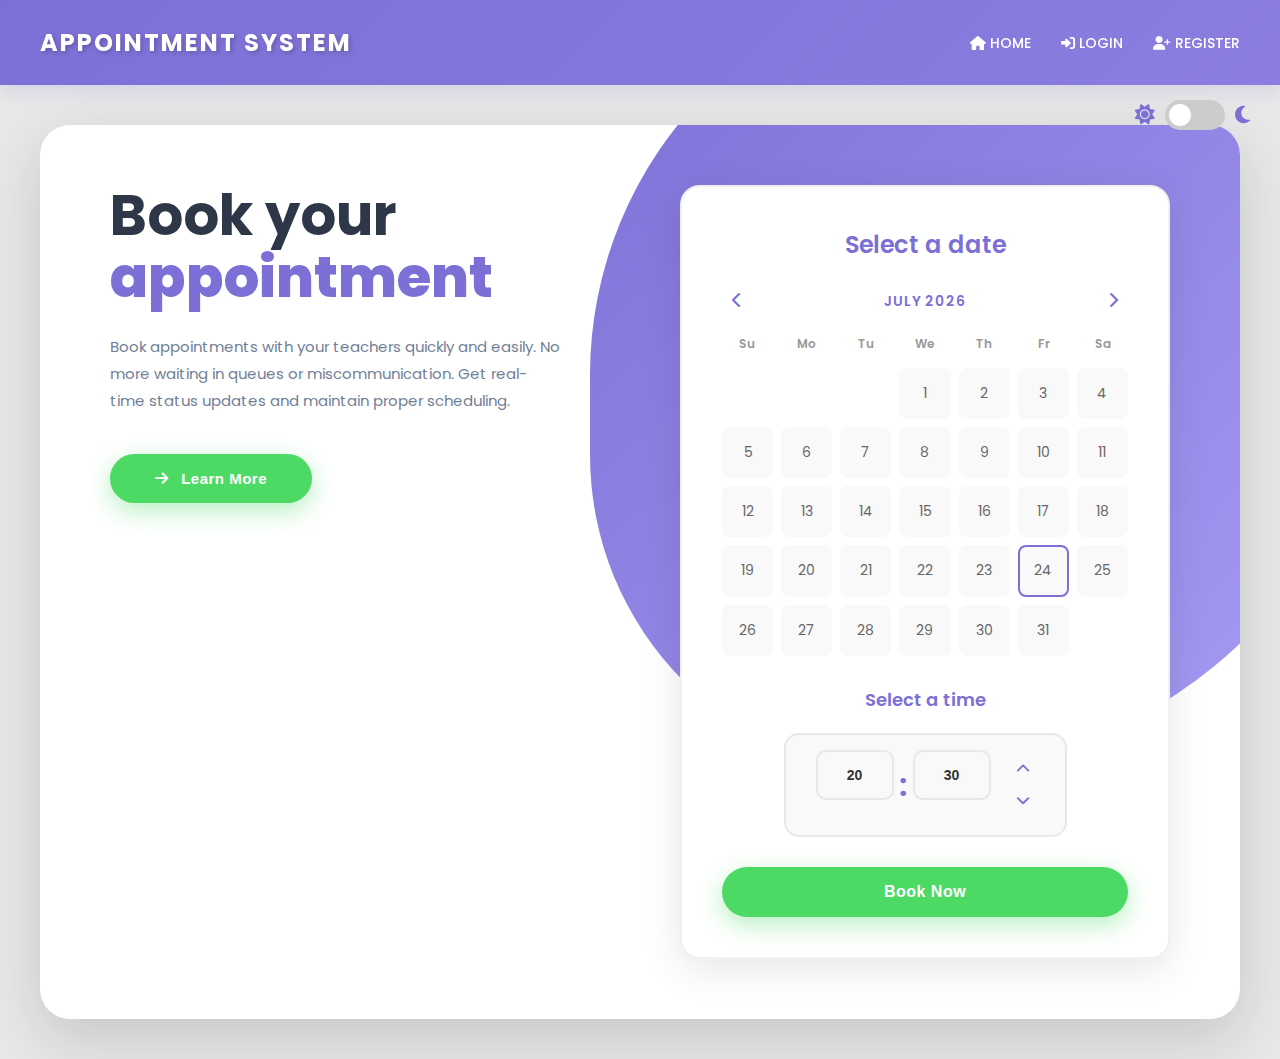
<file: index.html>
<!DOCTYPE html>
<html lang="en">
<head>
    <meta charset="UTF-8">
    <meta name="viewport" content="width=device-width, initial-scale=1.0">
    <title>Student-Teacher Appointment System</title>
    <link rel="preconnect" href="https://fonts.googleapis.com">
    <link rel="preconnect" href="https://fonts.gstatic.com" crossorigin>
    <link href="https://fonts.googleapis.com/css2?family=Poppins:wght@300;400;500;600;700;800&display=swap" rel="stylesheet">
    <link rel="stylesheet" href="https://cdnjs.cloudflare.com/ajax/libs/font-awesome/6.5.1/css/all.min.css">
    <link rel="stylesheet" href="css/style.css">
    <link rel="stylesheet" href="css/calendar.css">
    <link rel="stylesheet" href="css/darkmode.css">
</head>
<body>
    <!-- Header -->
    <header class="gradient-header">
        <nav class="navbar">
            <div class="logo">APPOINTMENT SYSTEM</div>
            <ul class="nav-links">
                <li><a href="index.html"><i class="fas fa-home"></i> HOME</a></li>
                <li><a href="pages/login.html"><i class="fas fa-sign-in-alt"></i> LOGIN</a></li>
                <li><a href="pages/register.html"><i class="fas fa-user-plus"></i> REGISTER</a></li>
            </ul>
        </nav>
    </header>

    <!-- Dark Mode Toggle -->
    <div class="dark-mode-toggle">
        <i class="fas fa-sun toggle-icon"></i>
        <label class="toggle-switch">
            <input type="checkbox" id="darkModeToggle">
            <span class="toggle-slider"></span>
        </label>
        <i class="fas fa-moon toggle-icon"></i>
    </div>

    <!-- Main Content -->
    <main class="home-container">
        <section class="content-section">
            <!-- Left Side: Intro -->
            <div class="intro-content">
                <h1>Book your<br><span>appointment</span></h1>
                <p>Book appointments with your teachers quickly and easily. No more waiting in queues or miscommunication. Get real-time status updates and maintain proper scheduling.</p>
                <div class="cta-buttons">
                    <button class="btn-primary" onclick="location.href='pages/login.html'"><span><i class="fas fa-arrow-right"></i> Learn more</span></button>
                </div>
            </div>

            <!-- Right Side: Calendar & Time Picker -->
            <div class="form-card">
                <h2>Select a date</h2>
                <div class="calendar-container">
                    <div class="calendar-header">
                        <button class="calendar-nav" id="prevMonth"><i class="fas fa-chevron-left"></i></button>
                        <span class="calendar-month" id="currentMonth">JUNE 2025</span>
                        <button class="calendar-nav" id="nextMonth"><i class="fas fa-chevron-right"></i></button>
                    </div>
                    <div class="calendar-weekdays">
                        <div>Su</div>
                        <div>Mo</div>
                        <div>Tu</div>
                        <div>We</div>
                        <div>Th</div>
                        <div>Fr</div>
                        <div>Sa</div>
                    </div>
                    <div class="calendar-days" id="calendarDays"></div>
                </div>
                
                <h3>Select a time</h3>
                <div class="time-picker">
                    <div class="time-display">
                        <input type="number" id="hours" min="0" max="23" value="20" class="time-input">
                        <span class="time-separator">:</span>
                        <input type="number" id="minutes" min="0" max="59" value="30" class="time-input">
                        <div class="time-arrows">
                            <button class="time-arrow up"><i class="fas fa-chevron-up"></i></button>
                            <button class="time-arrow down"><i class="fas fa-chevron-down"></i></button>
                        </div>
                    </div>
                </div>
                
                <button class="btn-submit" onclick="location.href='pages/register.html'">Book now</button>
            </div>
        </section>

    </main>

    <script src="js/app.js"></script>
    <script src="js/calendar.js"></script>
    <script src="js/darkmode.js"></script>
</body>
</html>
</file>
<file: css/style.css>
/* Global Styles */
* {
    margin: 0;
    padding: 0;
    box-sizing: border-box;
}

body {
    font-family: 'Poppins', 'Segoe UI', Tahoma, Geneva, Verdana, sans-serif;
    background: #e8e8e8;
    color: #333;
    min-height: 100vh;
    position: relative;
    overflow-x: hidden;
}

/* Gradient Header */
.gradient-header {
    background: linear-gradient(135deg, #7c6fd6 0%, #8b7ee0 100%);
    padding: 25px 0;
    box-shadow: 0 4px 20px rgba(124, 111, 214, 0.2);
    position: sticky;
    top: 0;
    z-index: 1000;
}

.navbar {
    max-width: 1400px;
    margin: 0 auto;
    display: flex;
    justify-content: space-between;
    align-items: center;
    padding: 0 40px;
}

.logo {
    color: white;
    font-size: 24px;
    font-weight: 700;
    letter-spacing: 2px;
    text-shadow: 2px 2px 4px rgba(0, 0, 0, 0.2);
    transition: transform 0.3s ease;
}

.logo:hover {
    transform: scale(1.05);
}

.nav-links {
    display: flex;
    list-style: none;
    gap: 30px;
}

.nav-links a {
    color: white;
    text-decoration: none;
    font-size: 14px;
    font-weight: 500;
    position: relative;
    padding: 5px 0;
    transition: all 0.3s ease;
}

.nav-links a::after {
    content: '';
    position: absolute;
    bottom: 0;
    left: 0;
    width: 0;
    height: 2px;
    background: white;
    transition: width 0.3s ease;
}

.nav-links a:hover::after {
    width: 100%;
}

.nav-links a:hover {
    transform: translateY(-2px);
}



/* Home Container */
.home-container {
    max-width: 1300px;
    margin: 40px auto;
    padding: 0 40px;
}

.content-section {
    display: grid;
    grid-template-columns: 1fr 1fr;
    gap: 80px;
    background: white;
    padding: 60px 70px;
    border-radius: 30px;
    box-shadow: 0 20px 60px rgba(0,0,0,0.15);
    animation: fadeInUp 0.8s ease;
    position: relative;
    overflow: hidden;
}

.content-section::before {
    content: '';
    position: absolute;
    right: -150px;
    top: -150px;
    width: 800px;
    height: 800px;
    background: linear-gradient(135deg, #7c6fd6 0%, #a89ff5 100%);
    border-radius: 50% 0 60% 40%;
    z-index: 0;
}

.content-section > * {
    position: relative;
    z-index: 1;
}

@keyframes fadeInUp {
    from {
        opacity: 0;
        transform: translateY(30px);
    }
    to {
        opacity: 1;
        transform: translateY(0);
    }
}

/* Intro Content */
.intro-content h1 {
    font-size: 56px;
    color: #2d3748;
    margin-bottom: 25px;
    font-weight: 700;
    line-height: 1.1;
    animation: slideInLeft 0.8s ease;
}

.intro-content h1 span {
    color: #7c6fd6;
    font-weight: 800;
}

@keyframes slideInLeft {
    from {
        opacity: 0;
        transform: translateX(-50px);
    }
    to {
        opacity: 1;
        transform: translateX(0);
    }
}

.intro-content p {
    color: #718096;
    line-height: 1.8;
    margin-bottom: 40px;
    font-size: 15px;
    max-width: 450px;
    animation: slideInLeft 0.8s ease 0.2s both;
}

.cta-buttons {
    display: flex;
    gap: 15px;
    animation: slideInLeft 0.8s ease 0.4s both;
}

.btn-primary, .btn-secondary {
    padding: 16px 45px;
    border: none;
    border-radius: 30px;
    cursor: pointer;
    font-size: 15px;
    font-weight: 600;
    transition: all 0.3s ease;
    text-transform: capitalize;
    letter-spacing: 0.5px;
    position: relative;
    overflow: hidden;
}

.btn-primary {
    background: #4cd964;
    color: white;
    box-shadow: 0 8px 25px rgba(76, 217, 100, 0.4);
}

.btn-primary::before {
    content: '';
    position: absolute;
    top: 0;
    left: -100%;
    width: 100%;
    height: 100%;
    background: #3ec855;
    transition: left 0.3s ease;
}

.btn-primary:hover::before {
    left: 0;
}

.btn-primary span {
    position: relative;
    z-index: 1;
}

.btn-primary:hover {
    transform: translateY(-3px);
    box-shadow: 0 12px 35px rgba(76, 217, 100, 0.5);
}

/* Form Card */
.form-card {
    background: white;
    padding: 40px;
    border-radius: 20px;
    color: #7c6fd6;
    box-shadow: 0 10px 40px rgba(0,0,0,0.1);
    animation: slideInRight 0.8s ease;
    border: 2px solid #f0f0f0;
}

.form-card h2 {
    margin-bottom: 25px;
    font-size: 24px;
    font-weight: 600;
    color: #7c6fd6;
    text-align: center;
}

@keyframes slideInRight {
    from {
        opacity: 0;
        transform: translateX(50px);
    }
    to {
        opacity: 1;
        transform: translateX(0);
    }
}

.form-card input, .form-card textarea {
    width: 100%;
    padding: 15px 20px;
    margin-bottom: 20px;
    border: 2px solid #e8e8e8;
    border-radius: 10px;
    outline: none;
    font-size: 14px;
    transition: all 0.3s ease;
    background: #f9f9f9;
    color: #333;
}

.form-card input:focus, .form-card textarea:focus {
    background: white;
    border-color: #7c6fd6;
    box-shadow: 0 5px 20px rgba(124, 111, 214, 0.2);
    transform: translateY(-2px);
}

.form-card input::placeholder, .form-card textarea::placeholder {
    color: #999;
    font-weight: 500;
}

.form-row {
    display: grid;
    grid-template-columns: 1fr 1fr;
    gap: 15px;
}

.btn-submit {
    width: 100%;
    padding: 16px;
    background: #4cd964;
    color: white;
    border: none;
    border-radius: 30px;
    font-weight: 700;
    font-size: 16px;
    cursor: pointer;
    transition: all 0.3s ease;
    text-transform: capitalize;
    letter-spacing: 0.5px;
    box-shadow: 0 8px 25px rgba(76, 217, 100, 0.4);
}

.btn-submit:hover {
    background: #3ec855;
    transform: translateY(-3px);
    box-shadow: 0 12px 35px rgba(76, 217, 100, 0.5);
}

.btn-submit:active {
    transform: translateY(-1px);
}

/* Features Section */
.features {
    display: grid;
    grid-template-columns: repeat(4, 1fr);
    gap: 30px;
    margin-top: 50px;
}

.feature-item {
    text-align: center;
    padding: 40px 30px;
    background: white;
    border-radius: 20px;
    box-shadow: 0 10px 40px rgba(0,0,0,0.1);
    transition: all 0.3s ease;
    cursor: pointer;
    animation: fadeInUp 0.8s ease;
}

.feature-item:nth-child(1) { animation-delay: 0.1s; }
.feature-item:nth-child(2) { animation-delay: 0.2s; }
.feature-item:nth-child(3) { animation-delay: 0.3s; }
.feature-item:nth-child(4) { animation-delay: 0.4s; }

.feature-item:hover {
    transform: translateY(-10px);
    box-shadow: 0 20px 60px rgba(0,0,0,0.3);
}

.feature-item .icon {
    font-size: 56px;
    margin-bottom: 20px;
    filter: drop-shadow(0 4px 8px rgba(0,0,0,0.1));
    transition: transform 0.3s ease;
}

.feature-item:hover .icon {
    transform: scale(1.2) rotate(5deg);
}

.feature-item p {
    color: #4a5568;
    font-size: 15px;
    font-weight: 600;
}

/* Responsive */
@media (max-width: 768px) {
    .content-section {
        grid-template-columns: 1fr;
        padding: 30px;
        gap: 40px;
    }
    
    .intro-content h1 {
        font-size: 36px;
    }
    
    .nav-links {
        display: none;
    }
    
    .cta-buttons {
        flex-direction: column;
    }
    
    .btn-primary {
        width: 100%;
    }
}

@media (max-width: 480px) {
    .intro-content h1 {
        font-size: 28px;
    }
    
    .form-card {
        padding: 30px;
    }
}

/* Scrollbar Styling */
::-webkit-scrollbar {
    width: 12px;
}

::-webkit-scrollbar-track {
    background: #f1f1f1;
}

::-webkit-scrollbar-thumb {
    background: #7c6fd6;
    border-radius: 10px;
}

::-webkit-scrollbar-thumb:hover {
    background: #6b5ec5;
}

/* Loading Animation */
@keyframes pulse {
    0%, 100% {
        opacity: 1;
    }
    50% {
        opacity: 0.5;
    }
}

/* Smooth Transitions */
* {
    scroll-behavior: smooth;
}

/* Icon Styling */
.feature-item .icon i {
    color: #7c6fd6;
}

/* Button Icons */
.btn-primary i,
.btn-secondary i {
    margin-right: 8px;
}



.form-card {
    position: relative;
}

.intro-content {
    position: relative;
}
</file>
<file: css/calendar.css>
/* Calendar Styles */
.calendar-container {
    margin-bottom: 30px;
}

.calendar-header {
    display: flex;
    justify-content: space-between;
    align-items: center;
    margin-bottom: 20px;
}

.calendar-month {
    font-size: 14px;
    font-weight: 600;
    color: #7c6fd6;
    letter-spacing: 1px;
}

.calendar-nav {
    background: transparent;
    border: none;
    color: #7c6fd6;
    cursor: pointer;
    padding: 5px 10px;
    font-size: 16px;
    transition: all 0.3s ease;
}

.calendar-nav:hover {
    transform: scale(1.2);
}

.calendar-weekdays {
    display: grid;
    grid-template-columns: repeat(7, 1fr);
    gap: 10px;
    margin-bottom: 15px;
}

.calendar-weekdays div {
    text-align: center;
    font-size: 12px;
    font-weight: 600;
    color: #999;
}

.calendar-days {
    display: grid;
    grid-template-columns: repeat(7, 1fr);
    gap: 8px;
}

.calendar-day {
    aspect-ratio: 1;
    display: flex;
    align-items: center;
    justify-content: center;
    border-radius: 8px;
    font-size: 14px;
    cursor: pointer;
    transition: all 0.3s ease;
    color: #666;
    background: #f9f9f9;
}

.calendar-day:hover {
    background: #e8e4f3;
    color: #7c6fd6;
}

.calendar-day.selected {
    background: #7c6fd6;
    color: white;
    font-weight: 600;
}

.calendar-day.today {
    border: 2px solid #7c6fd6;
}

.calendar-day.disabled {
    color: #ddd;
    cursor: not-allowed;
    background: transparent;
}

.calendar-day.disabled:hover {
    background: transparent;
    color: #ddd;
}

/* Time Picker Styles */
.form-card h3 {
    font-size: 18px;
    font-weight: 600;
    color: #7c6fd6;
    margin-bottom: 20px;
    text-align: center;
}

.time-picker {
    display: flex;
    justify-content: center;
    margin-bottom: 30px;
}

.time-display {
    display: flex;
    align-items: center;
    gap: 5px;
    background: #f9f9f9;
    padding: 15px 30px;
    border-radius: 15px;
    border: 2px solid #e8e8e8;
    position: relative;
}

.time-input {
    width: 60px;
    font-size: 32px;
    font-weight: 600;
    color: #7c6fd6;
    text-align: center;
    border: none;
    background: transparent;
    outline: none;
}

.time-separator {
    font-size: 32px;
    font-weight: 600;
    color: #7c6fd6;
}

.time-arrows {
    display: flex;
    flex-direction: column;
    gap: 5px;
    margin-left: 15px;
}

.time-arrow {
    background: transparent;
    border: none;
    color: #7c6fd6;
    cursor: pointer;
    padding: 5px;
    font-size: 14px;
    transition: all 0.3s ease;
}

.time-arrow:hover {
    transform: scale(1.2);
}

/* Remove number input arrows */
.time-input::-webkit-inner-spin-button,
.time-input::-webkit-outer-spin-button {
    -webkit-appearance: none;
    margin: 0;
}

.time-input[type='number'] {
    -moz-appearance: textfield;
}
</file>
<file: css/darkmode.css>
/* Dark Mode Styles */
body {
    transition: background-color 0.3s ease, color 0.3s ease;
}

/* Dark Mode Toggle Switch */
.dark-mode-toggle {
    position: fixed;
    top: 100px;
    right: 30px;
    z-index: 1001;
    display: flex;
    align-items: center;
    gap: 10px;
}

.toggle-switch {
    position: relative;
    width: 60px;
    height: 30px;
}

.toggle-switch input {
    opacity: 0;
    width: 0;
    height: 0;
}

.toggle-slider {
    position: absolute;
    cursor: pointer;
    top: 0;
    left: 0;
    right: 0;
    bottom: 0;
    background-color: #ccc;
    transition: 0.4s;
    border-radius: 30px;
}

.toggle-slider:before {
    position: absolute;
    content: '';
    height: 22px;
    width: 22px;
    left: 4px;
    bottom: 4px;
    background-color: white;
    transition: 0.4s;
    border-radius: 50%;
}

.toggle-switch input:checked + .toggle-slider {
    background-color: #7c6fd6;
}

.toggle-switch input:checked + .toggle-slider:before {
    transform: translateX(30px);
}

.toggle-icon {
    font-size: 20px;
    color: #7c6fd6;
}

/* Dark Mode Colors */
body.dark-mode {
    background: #1a1a2e;
    color: #e0e0e0;
}

body.dark-mode .gradient-header {
    background: linear-gradient(135deg, #5a4db8 0%, #6b5ec5 100%);
}

body.dark-mode .content-section {
    background: #16213e;
    box-shadow: 0 20px 60px rgba(0, 0, 0, 0.5);
}

body.dark-mode .content-section::before {
    background: linear-gradient(135deg, #5a4db8 0%, #7c6fd6 100%);
}

body.dark-mode .intro-content h1 {
    color: #e0e0e0;
}

body.dark-mode .intro-content h1 span {
    color: #9b8ff5;
}

body.dark-mode .intro-content p {
    color: #b0b0b0;
}

body.dark-mode .form-card {
    background: #16213e;
    border-color: #2a3f5f;
}

body.dark-mode .form-card h2,
body.dark-mode .form-card h3 {
    color: #9b8ff5;
}

body.dark-mode .form-card input,
body.dark-mode .form-card textarea {
    background: #0f1624;
    border-color: #2a3f5f;
    color: #e0e0e0;
}

body.dark-mode .form-card input::placeholder,
body.dark-mode .form-card textarea::placeholder {
    color: #6b7280;
}

body.dark-mode .form-card input:focus,
body.dark-mode .form-card textarea:focus {
    background: #1a1a2e;
    border-color: #7c6fd6;
}

/* Calendar Dark Mode */
body.dark-mode .calendar-day {
    background: #0f1624;
    color: #b0b0b0;
}

body.dark-mode .calendar-day:hover {
    background: #2a3f5f;
    color: #9b8ff5;
}

body.dark-mode .calendar-day.selected {
    background: #7c6fd6;
    color: white;
}

body.dark-mode .calendar-day.today {
    border-color: #9b8ff5;
}

body.dark-mode .time-display {
    background: #0f1624;
    border-color: #2a3f5f;
}

body.dark-mode .time-input {
    color: #9b8ff5;
}

body.dark-mode .time-separator {
    color: #9b8ff5;
}

body.dark-mode .time-arrow {
    color: #9b8ff5;
}

/* Auth Pages Dark Mode */
body.dark-mode .auth-card {
    background: #16213e;
    box-shadow: 0 20px 60px rgba(0, 0, 0, 0.5);
}

body.dark-mode .auth-card h2 {
    color: #9b8ff5;
}

body.dark-mode .auth-icon i {
    color: #9b8ff5;
}

body.dark-mode .auth-card input,
body.dark-mode .auth-card select {
    background: #0f1624;
    border-color: #2a3f5f;
    color: #e0e0e0;
}

body.dark-mode .auth-card input::placeholder {
    color: #6b7280;
}

body.dark-mode .auth-card input:focus,
body.dark-mode .auth-card select:focus {
    background: #1a1a2e;
    border-color: #7c6fd6;
}

body.dark-mode .input-group i {
    color: #6b7280;
}

body.dark-mode .auth-link {
    color: #b0b0b0;
}

body.dark-mode .auth-link a {
    color: #9b8ff5;
}

/* Dashboard Dark Mode */
body.dark-mode .dashboard-section {
    background: #16213e;
    box-shadow: 0 10px 40px rgba(0, 0, 0, 0.5);
}

body.dark-mode .dashboard-section h2 {
    color: #9b8ff5;
}

body.dark-mode .teacher-card,
body.dark-mode .appointment-card,
body.dark-mode .user-card {
    background: #0f1624;
    box-shadow: 0 5px 20px rgba(0, 0, 0, 0.3);
}

body.dark-mode .teacher-card h3,
body.dark-mode .appointment-card h3,
body.dark-mode .user-card h3 {
    color: #e0e0e0;
}

body.dark-mode .teacher-card p,
body.dark-mode .appointment-card p,
body.dark-mode .user-card p {
    color: #b0b0b0;
}

body.dark-mode .teacher-card:hover,
body.dark-mode .appointment-card:hover,
body.dark-mode .user-card:hover {
    box-shadow: 0 15px 40px rgba(124, 111, 214, 0.4);
}

body.dark-mode .search-teacher input {
    background: #0f1624;
    border-color: #2a3f5f;
    color: #e0e0e0;
}

body.dark-mode .search-teacher input::placeholder {
    color: #6b7280;
}

body.dark-mode .search-teacher input:focus {
    background: #1a1a2e;
    border-color: #7c6fd6;
}

body.dark-mode .user-info {
    background: rgba(255, 255, 255, 0.1);
}

/* Modal Dark Mode */
body.dark-mode .modal {
    background: rgba(0, 0, 0, 0.8);
}

body.dark-mode .modal-content {
    background: #16213e;
    box-shadow: 0 20px 60px rgba(0, 0, 0, 0.6);
}

body.dark-mode .modal-content h2 {
    color: #9b8ff5;
}

body.dark-mode .modal-content input,
body.dark-mode .modal-content textarea {
    background: #0f1624;
    border-color: #2a3f5f;
    color: #e0e0e0;
}

body.dark-mode .modal-content input::placeholder,
body.dark-mode .modal-content textarea::placeholder {
    color: #6b7280;
}

body.dark-mode .modal-content input:focus,
body.dark-mode .modal-content textarea:focus {
    background: #1a1a2e;
    border-color: #7c6fd6;
}

body.dark-mode .close {
    color: #b0b0b0;
}

body.dark-mode .close:hover {
    color: #f44336;
}

/* Status Badges Dark Mode */
body.dark-mode .status-pending {
    background: #3d3416;
    color: #ffd966;
}

body.dark-mode .status-approved {
    background: #1a3d2a;
    color: #6ee7a7;
}

body.dark-mode .status-canceled {
    background: #3d1a1a;
    color: #ff8a8a;
}

/* Scrollbar Dark Mode */
body.dark-mode::-webkit-scrollbar-track {
    background: #0f1624;
}

body.dark-mode::-webkit-scrollbar-thumb {
    background: #5a4db8;
}

body.dark-mode::-webkit-scrollbar-thumb:hover {
    background: #7c6fd6;
}

/* Calendar Weekdays Dark Mode */
body.dark-mode .calendar-weekdays div {
    color: #6b7280;
}

body.dark-mode .calendar-month {
    color: #9b8ff5;
}

body.dark-mode .calendar-nav {
    color: #9b8ff5;
}
</file>
